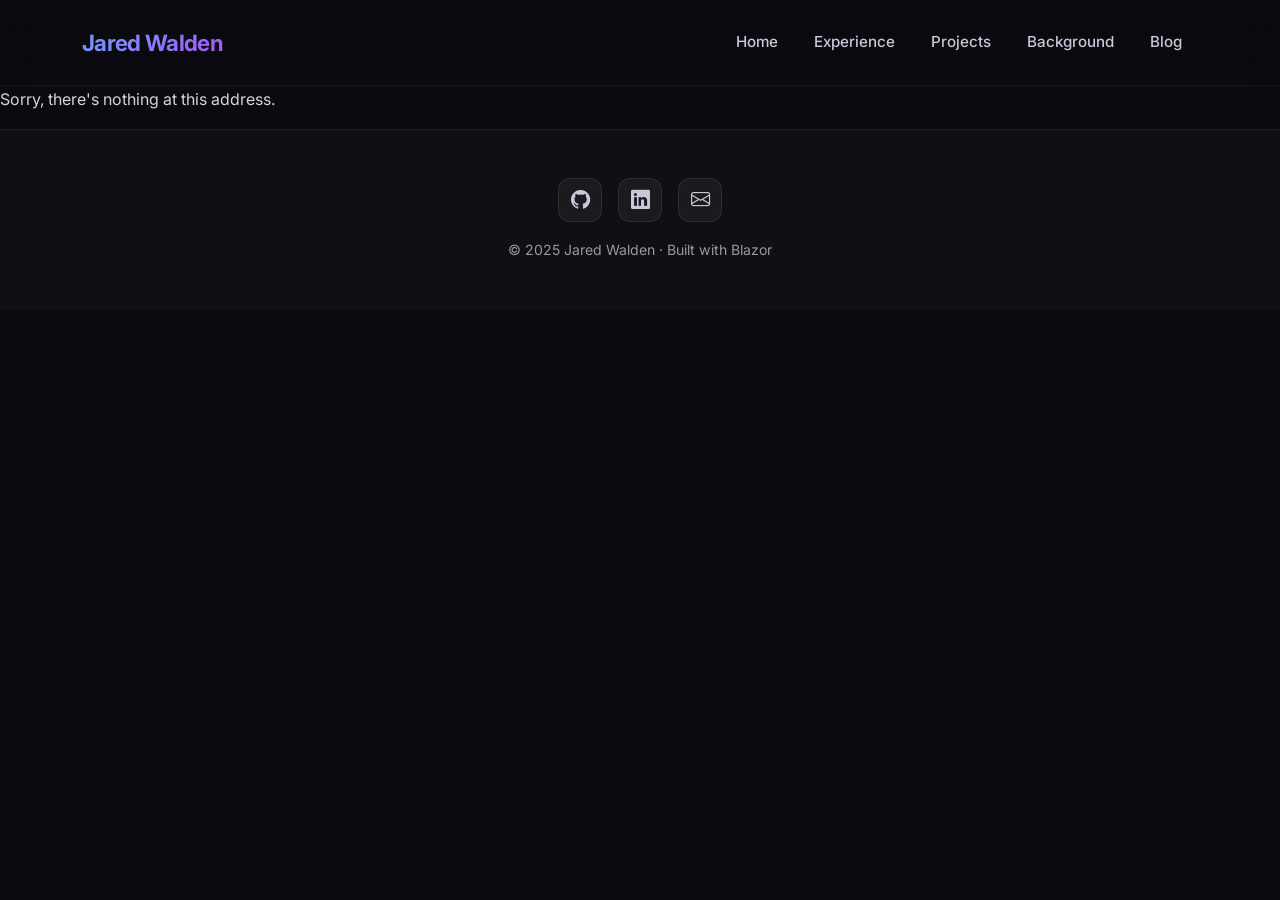
<file: index.html>
<!DOCTYPE html>
<html lang="en">

<head>
    <meta charset="utf-8" />
    <meta name="viewport" content="width=device-width, initial-scale=1.0" />
    <title>Portfolio</title>
    <base href="/" />
    <link rel="stylesheet" href="css/bootstrap/bootstrap.min.css" />
    <link rel="stylesheet" href="https://cdn.jsdelivr.net/npm/bootstrap-icons@1.11.3/font/bootstrap-icons.min.css" />
    <link rel="preconnect" href="https://fonts.googleapis.com" />
    <link rel="preconnect" href="https://fonts.gstatic.com" crossorigin />
    <link href="https://fonts.googleapis.com/css2?family=Inter:wght@300;400;500;600;700;800&family=JetBrains+Mono:wght@400;500&display=swap" rel="stylesheet" />
    <link rel="stylesheet" href="css/app.css" />
    <link rel="icon" type="image/png" href="favicon.png" />
    <link href="Portfolio.styles.css" rel="stylesheet" />
</head>

<body>
    <div id="app">
        <svg class="loading-progress">
            <circle r="40%" cx="50%" cy="50%" />
            <circle r="40%" cx="50%" cy="50%" />
        </svg>
        <div class="loading-progress-text"></div>
    </div>

    <div id="blazor-error-ui">
        An unhandled error has occurred.
        <a href="" class="reload">Reload</a>
        <a class="dismiss">🗙</a>
    </div>
    <script src="_framework/blazor.webassembly.js"></script>
    <script>
        // Smooth scroll to element
        window.scrollToElementById = function (id) {
            return new Promise(function (resolve) {
                var maxAttempts = 100;
                var attempts = 0;
                function tryScroll() {
                    var el = document.getElementById(id);
                    if (el) {
                        el.scrollIntoView({ behavior: 'smooth', block: 'start' });
                        resolve(true);
                    } else if (++attempts > maxAttempts) {
                        resolve(false);
                    } else {
                        setTimeout(tryScroll, 50);
                    }
                }
                tryScroll();
            });
        };

        // Scroll-triggered fade-in animations
        window.initScrollAnimations = function () {
            var observer = new IntersectionObserver(function (entries) {
                entries.forEach(function (entry) {
                    if (entry.isIntersecting) {
                        entry.target.classList.add('visible');
                    }
                });
            }, {
                threshold: 0.1,
                rootMargin: '0px 0px -40px 0px'
            });

            document.querySelectorAll('.fade-up').forEach(function (el) {
                observer.observe(el);
            });
        };

        // Re-init on Blazor navigation
        Blazor.addEventListener('enhancedload', function () {
            window.initScrollAnimations();
        });
    </script>
</body>

</html>
</file>
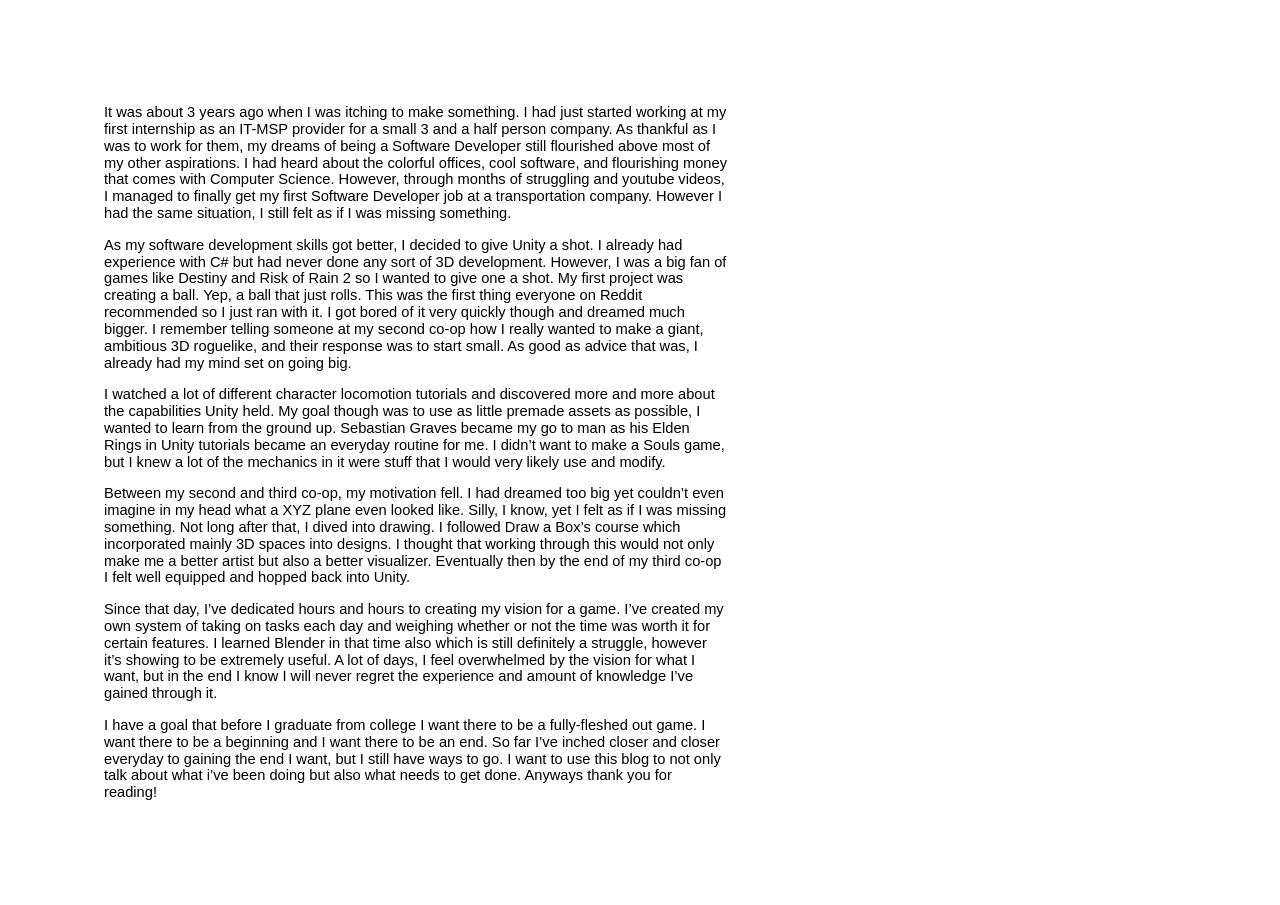
<file: blog-content/blog1.html>
<html><head><meta content="text/html; charset=UTF-8" http-equiv="content-type"><style type="text/css">ol{margin:0;padding:0}table td,table th{padding:0}.c0{color:#000000;font-weight:400;text-decoration:none;vertical-align:baseline;font-size:11pt;font-family:"Arial";font-style:normal}.c1{padding-top:0pt;padding-bottom:0pt;line-height:1.15;orphans:2;widows:2;text-align:left}.c3{background-color:#ffffff;max-width:468pt;padding:72pt 72pt 72pt 72pt}.c2{height:11pt}.title{padding-top:0pt;color:#000000;font-size:26pt;padding-bottom:3pt;font-family:"Arial";line-height:1.15;page-break-after:avoid;orphans:2;widows:2;text-align:left}.subtitle{padding-top:0pt;color:#666666;font-size:15pt;padding-bottom:16pt;font-family:"Arial";line-height:1.15;page-break-after:avoid;orphans:2;widows:2;text-align:left}li{color:#000000;font-size:11pt;font-family:"Arial"}p{margin:0;color:#000000;font-size:11pt;font-family:"Arial"}h1{padding-top:20pt;color:#000000;font-size:20pt;padding-bottom:6pt;font-family:"Arial";line-height:1.15;page-break-after:avoid;orphans:2;widows:2;text-align:left}h2{padding-top:18pt;color:#000000;font-size:16pt;padding-bottom:6pt;font-family:"Arial";line-height:1.15;page-break-after:avoid;orphans:2;widows:2;text-align:left}h3{padding-top:16pt;color:#434343;font-size:14pt;padding-bottom:4pt;font-family:"Arial";line-height:1.15;page-break-after:avoid;orphans:2;widows:2;text-align:left}h4{padding-top:14pt;color:#666666;font-size:12pt;padding-bottom:4pt;font-family:"Arial";line-height:1.15;page-break-after:avoid;orphans:2;widows:2;text-align:left}h5{padding-top:12pt;color:#666666;font-size:11pt;padding-bottom:4pt;font-family:"Arial";line-height:1.15;page-break-after:avoid;orphans:2;widows:2;text-align:left}h6{padding-top:12pt;color:#666666;font-size:11pt;padding-bottom:4pt;font-family:"Arial";line-height:1.15;page-break-after:avoid;font-style:italic;orphans:2;widows:2;text-align:left}</style></head><body class="c3 doc-content"><p class="c1"><span class="c0">It was about 3 years ago when I was itching to make something. I had just started working at my first internship as an IT-MSP provider for a small 3 and a half person company. As thankful as I was to work for them, my dreams of being a Software Developer still flourished above most of my other aspirations. I had heard about the colorful offices, cool software, and flourishing money that comes with Computer Science. However, through months of struggling and youtube videos, I managed to finally get my first Software Developer job at a transportation company. However I had the same situation, I still felt as if I was missing something.</span></p><p class="c1 c2"><span class="c0"></span></p><p class="c1"><span class="c0">As my software development skills got better, I decided to give Unity a shot. I already had experience with C# but had never done any sort of 3D development. However, I was a big fan of games like Destiny and Risk of Rain 2 so I wanted to give one a shot. My first project was creating a ball. Yep, a ball that just rolls. This was the first thing everyone on Reddit recommended so I just ran with it. I got bored of it very quickly though and dreamed much bigger. I remember telling someone at my second co-op how I really wanted to make a giant, ambitious 3D roguelike, and their response was to start small. As good as advice that was, I already had my mind set on going big.</span></p><p class="c1 c2"><span class="c0"></span></p><p class="c1"><span class="c0">I watched a lot of different character locomotion tutorials and discovered more and more about the capabilities Unity held. My goal though was to use as little premade assets as possible, I wanted to learn from the ground up. Sebastian Graves became my go to man as his Elden Rings in Unity tutorials became an everyday routine for me. I didn&rsquo;t want to make a Souls game, but I knew a lot of the mechanics in it were stuff that I would very likely use and modify.</span></p><p class="c1 c2"><span class="c0"></span></p><p class="c1"><span class="c0">Between my second and third co-op, my motivation fell. I had dreamed too big yet couldn&rsquo;t even imagine in my head what a XYZ plane even looked like. Silly, I know, yet I felt as if I was missing something. Not long after that, I dived into drawing. I followed Draw a Box&rsquo;s course which incorporated mainly 3D spaces into designs. I thought that working through this would not only make me a better artist but also a better visualizer. Eventually then by the end of my third co-op I felt well equipped and hopped back into Unity. </span></p><p class="c1 c2"><span class="c0"></span></p><p class="c1"><span class="c0">Since that day, I&rsquo;ve dedicated hours and hours to creating my vision for a game. I&rsquo;ve created my own system of taking on tasks each day and weighing whether or not the time was worth it for certain features. I learned Blender in that time also which is still definitely a struggle, however it&rsquo;s showing to be extremely useful. A lot of days, I feel overwhelmed by the vision for what I want, but in the end I know I will never regret the experience and amount of knowledge I&rsquo;ve gained through it. </span></p><p class="c1 c2"><span class="c0"></span></p><p class="c1"><span class="c0">I have a goal that before I graduate from college I want there to be a fully-fleshed out game. I want there to be a beginning and I want there to be an end. So far I&rsquo;ve inched closer and closer everyday to gaining the end I want, but I still have ways to go. I want to use this blog to not only talk about what i&rsquo;ve been doing but also what needs to get done. Anyways thank you for reading!</span></p></body></html>
</file>
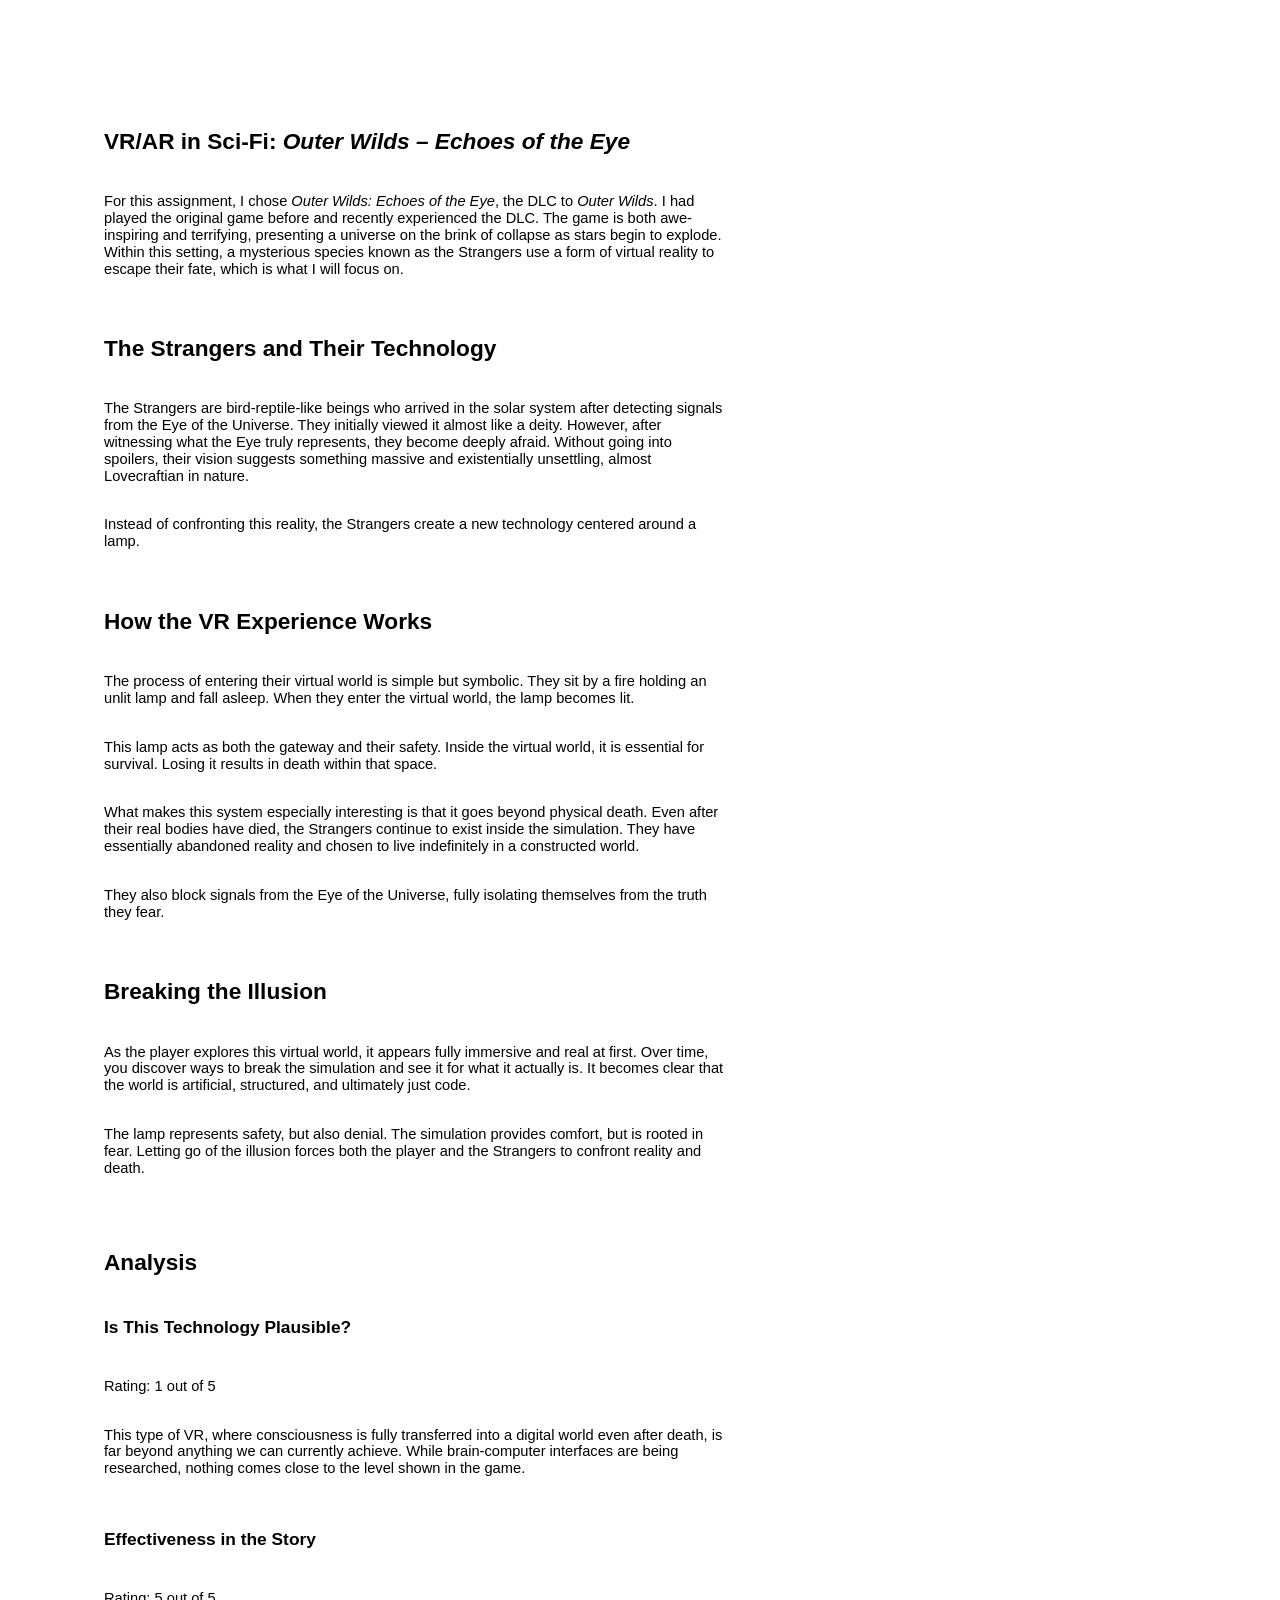
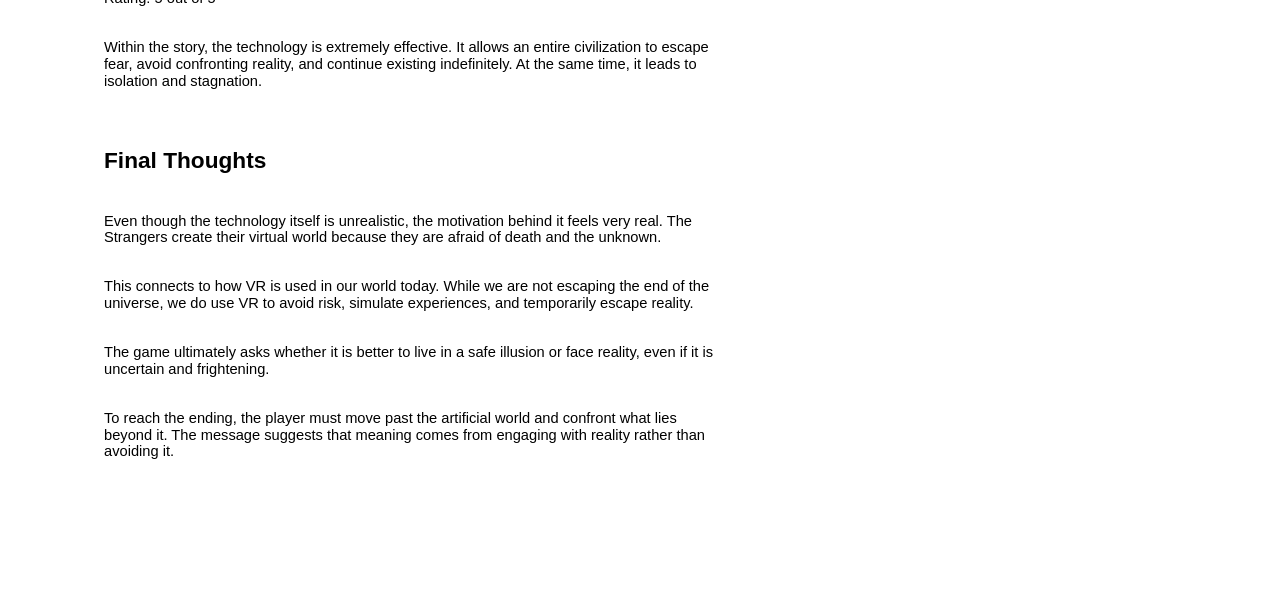
<file: blog-content/echoes.html>
<html><head><meta content="text/html; charset=UTF-8" http-equiv="content-type"><style type="text/css">ol{margin:0;padding:0}table td,table th{padding:0}.c2{color:#000000;font-weight:700;text-decoration:none;vertical-align:baseline;font-size:17pt;font-family:"Arial";font-style:normal}.c4{color:#000000;font-weight:700;text-decoration:none;vertical-align:baseline;font-size:13pt;font-family:"Arial";font-style:normal}.c8{padding-top:0pt;padding-bottom:0pt;line-height:1.15;orphans:2;widows:2;text-align:left;height:11pt}.c1{color:#000000;font-weight:400;text-decoration:none;vertical-align:baseline;font-size:11pt;font-family:"Arial";font-style:normal}.c10{padding-top:14pt;padding-bottom:4pt;line-height:1.15;orphans:2;widows:2;text-align:left}.c6{padding-top:18pt;padding-bottom:4pt;line-height:1.15;orphans:2;widows:2;text-align:left}.c3{padding-top:12pt;padding-bottom:12pt;line-height:1.15;orphans:2;widows:2;text-align:left}.c9{color:#000000;text-decoration:none;vertical-align:baseline;font-family:"Arial"}.c5{background-color:#ffffff;max-width:468pt;padding:72pt 72pt 72pt 72pt}.c7{font-size:17pt;font-weight:700}.c0{font-style:italic}.title{padding-top:0pt;color:#000000;font-size:26pt;padding-bottom:3pt;font-family:"Arial";line-height:1.15;page-break-after:avoid;orphans:2;widows:2;text-align:left}.subtitle{padding-top:0pt;color:#666666;font-size:15pt;padding-bottom:16pt;font-family:"Arial";line-height:1.15;page-break-after:avoid;orphans:2;widows:2;text-align:left}li{color:#000000;font-size:11pt;font-family:"Arial"}p{margin:0;color:#000000;font-size:11pt;font-family:"Arial"}h1{padding-top:20pt;color:#000000;font-size:20pt;padding-bottom:6pt;font-family:"Arial";line-height:1.15;page-break-after:avoid;orphans:2;widows:2;text-align:left}h2{padding-top:18pt;color:#000000;font-size:16pt;padding-bottom:6pt;font-family:"Arial";line-height:1.15;page-break-after:avoid;orphans:2;widows:2;text-align:left}h3{padding-top:16pt;color:#434343;font-size:14pt;padding-bottom:4pt;font-family:"Arial";line-height:1.15;page-break-after:avoid;orphans:2;widows:2;text-align:left}h4{padding-top:14pt;color:#666666;font-size:12pt;padding-bottom:4pt;font-family:"Arial";line-height:1.15;page-break-after:avoid;orphans:2;widows:2;text-align:left}h5{padding-top:12pt;color:#666666;font-size:11pt;padding-bottom:4pt;font-family:"Arial";line-height:1.15;page-break-after:avoid;orphans:2;widows:2;text-align:left}h6{padding-top:12pt;color:#666666;font-size:11pt;padding-bottom:4pt;font-family:"Arial";line-height:1.15;page-break-after:avoid;font-style:italic;orphans:2;widows:2;text-align:left}</style></head><body class="c5 doc-content"><h2 class="c6" id="h.v4wfvp50w24a"><span class="c7">VR/AR in Sci-Fi: </span><span class="c7 c0 c9">Outer Wilds &ndash; Echoes of the Eye</span></h2><p class="c3"><span>For this assignment, I chose </span><span class="c0">Outer Wilds: Echoes of the Eye</span><span>, the DLC to </span><span class="c0">Outer Wilds</span><span class="c1">. I had played the original game before and recently experienced the DLC. The game is both awe-inspiring and terrifying, presenting a universe on the brink of collapse as stars begin to explode. Within this setting, a mysterious species known as the Strangers use a form of virtual reality to escape their fate, which is what I will focus on.</span></p><h2 class="c6" id="h.nzo4ns9u4mq8"><span class="c2">The Strangers and Their Technology</span></h2><p class="c3"><span class="c1">The Strangers are bird-reptile-like beings who arrived in the solar system after detecting signals from the Eye of the Universe. They initially viewed it almost like a deity. However, after witnessing what the Eye truly represents, they become deeply afraid. Without going into spoilers, their vision suggests something massive and existentially unsettling, almost Lovecraftian in nature.</span></p><p class="c3"><span class="c1">Instead of confronting this reality, the Strangers create a new technology centered around a lamp.</span></p><h2 class="c6" id="h.ocu5606qfbnp"><span class="c2">How the VR Experience Works</span></h2><p class="c3"><span class="c1">The process of entering their virtual world is simple but symbolic. They sit by a fire holding an unlit lamp and fall asleep. When they enter the virtual world, the lamp becomes lit.</span></p><p class="c3"><span class="c1">This lamp acts as both the gateway and their safety. Inside the virtual world, it is essential for survival. Losing it results in death within that space.</span></p><p class="c3"><span class="c1">What makes this system especially interesting is that it goes beyond physical death. Even after their real bodies have died, the Strangers continue to exist inside the simulation. They have essentially abandoned reality and chosen to live indefinitely in a constructed world.</span></p><p class="c3"><span class="c1">They also block signals from the Eye of the Universe, fully isolating themselves from the truth they fear.</span></p><h2 class="c6" id="h.lwet3bjkanyz"><span class="c2">Breaking the Illusion</span></h2><p class="c3"><span class="c1">As the player explores this virtual world, it appears fully immersive and real at first. Over time, you discover ways to break the simulation and see it for what it actually is. It becomes clear that the world is artificial, structured, and ultimately just code.</span></p><p class="c3"><span class="c1">The lamp represents safety, but also denial. The simulation provides comfort, but is rooted in fear. Letting go of the illusion forces both the player and the Strangers to confront reality and death.</span></p><p class="c8"><span class="c1"></span></p><h2 class="c6" id="h.9o9vrtpwv4fd"><span class="c2">Analysis</span></h2><h3 class="c10" id="h.i8c127qu53wm"><span class="c4">Is This Technology Plausible?</span></h3><p class="c3"><span class="c1">Rating: 1 out of 5</span></p><p class="c3"><span class="c1">This type of VR, where consciousness is fully transferred into a digital world even after death, is far beyond anything we can currently achieve. While brain-computer interfaces are being researched, nothing comes close to the level shown in the game.</span></p><h3 class="c10" id="h.onic6ee4a371"><span class="c4">Effectiveness in the Story</span></h3><p class="c3"><span class="c1">Rating: 5 out of 5</span></p><p class="c3"><span class="c1">Within the story, the technology is extremely effective. It allows an entire civilization to escape fear, avoid confronting reality, and continue existing indefinitely. At the same time, it leads to isolation and stagnation.</span></p><h2 class="c6" id="h.ybvod22zf67n"><span class="c2">Final Thoughts</span></h2><p class="c3"><span class="c1">Even though the technology itself is unrealistic, the motivation behind it feels very real. The Strangers create their virtual world because they are afraid of death and the unknown.</span></p><p class="c3"><span class="c1">This connects to how VR is used in our world today. While we are not escaping the end of the universe, we do use VR to avoid risk, simulate experiences, and temporarily escape reality.</span></p><p class="c3"><span class="c1">The game ultimately asks whether it is better to live in a safe illusion or face reality, even if it is uncertain and frightening.</span></p><p class="c3"><span class="c1">To reach the ending, the player must move past the artificial world and confront what lies beyond it. The message suggests that meaning comes from engaging with reality rather than avoiding it.</span></p><p class="c8"><span class="c1"></span></p></body></html>
</file>
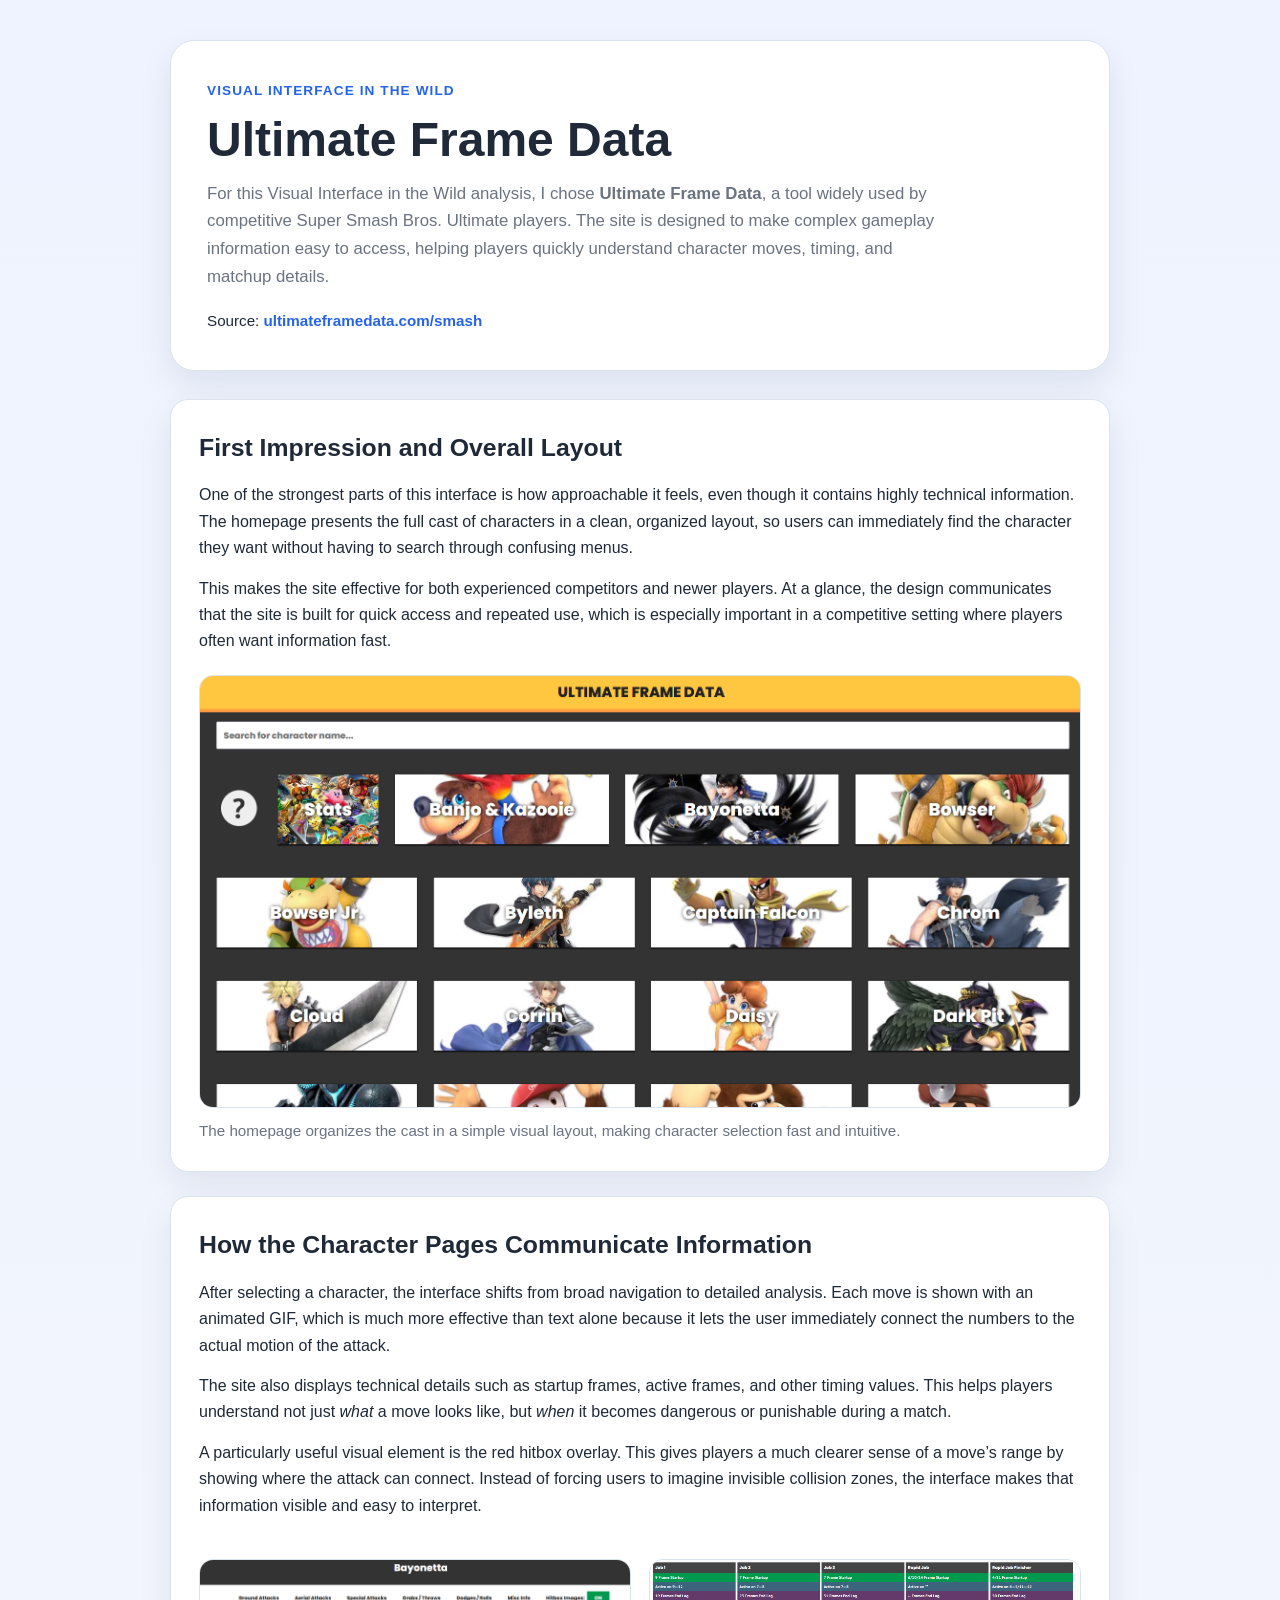
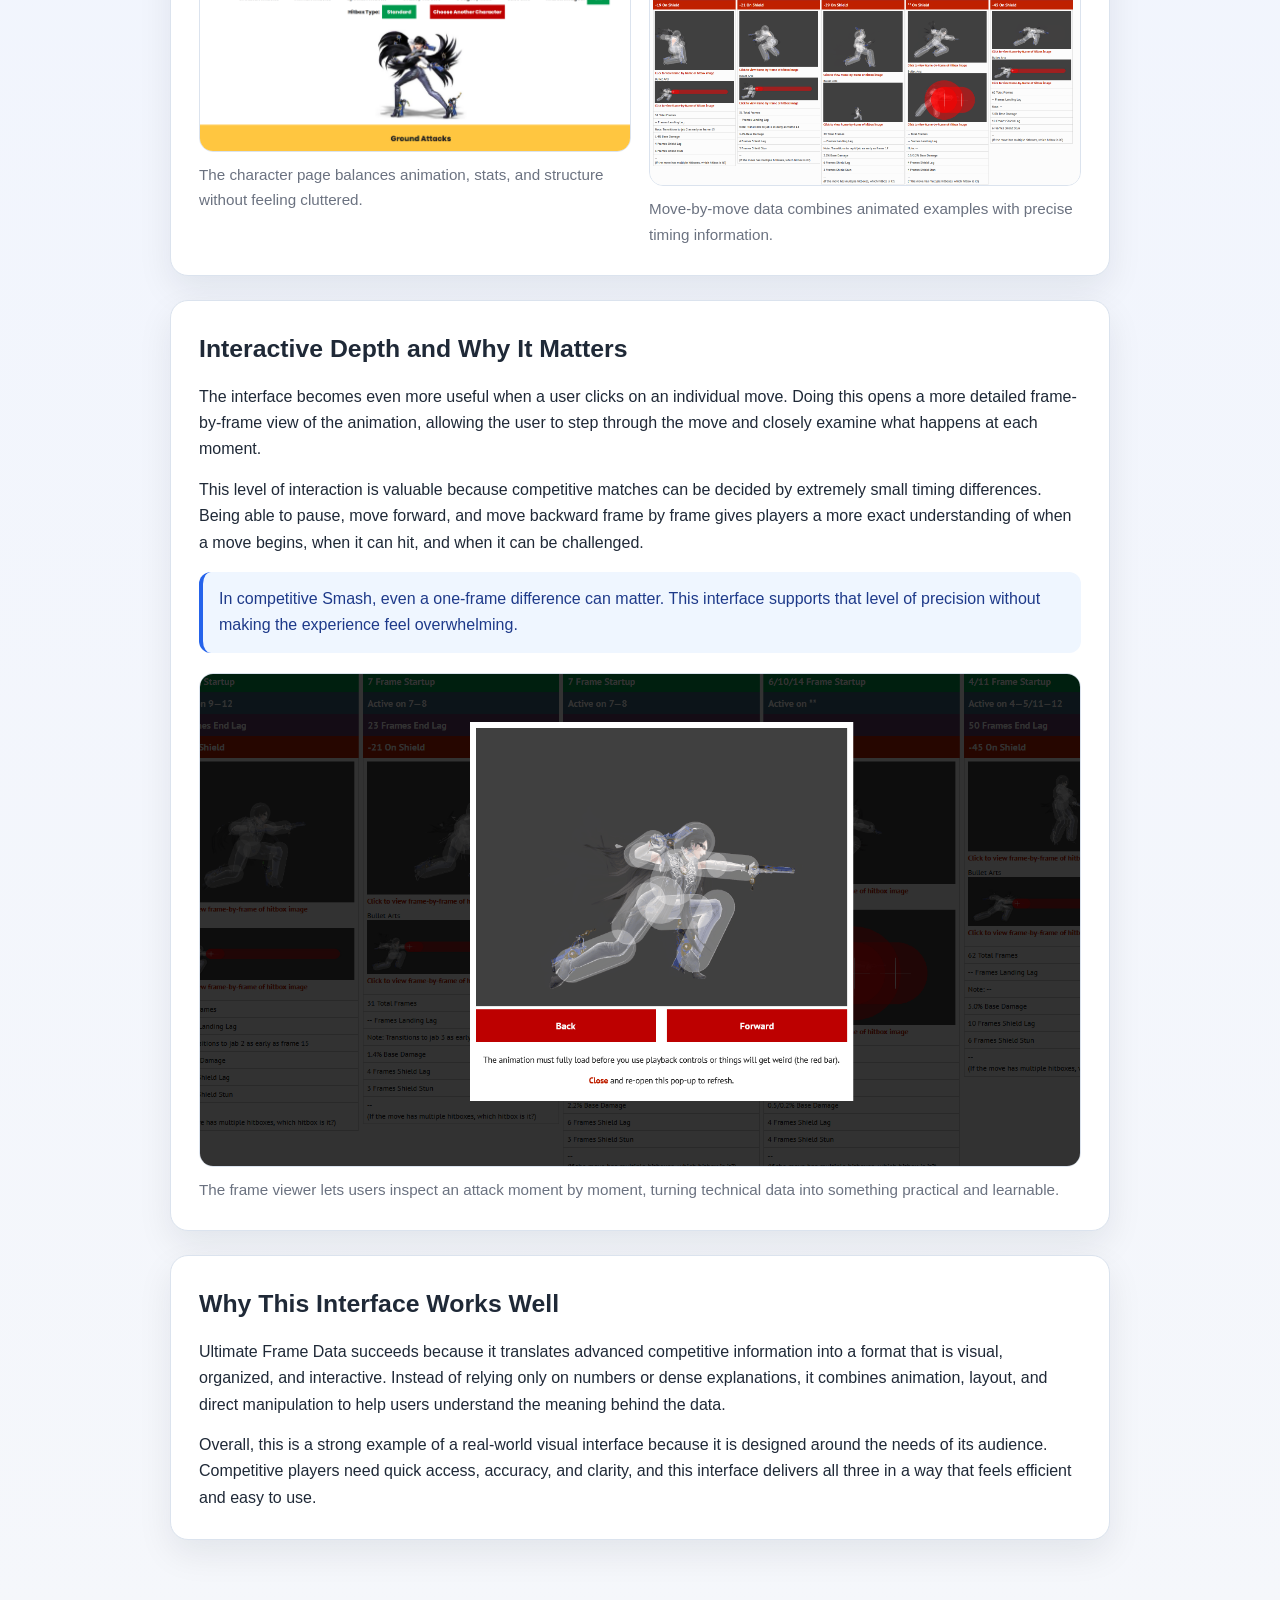
<file: blog-content/VISINWILD.html>
<!DOCTYPE html>
<html lang="en">
<head>
  <meta charset="UTF-8" />
  <meta name="viewport" content="width=device-width, initial-scale=1.0" />
  <title>Visual Interface in the Wild — Ultimate Frame Data</title>
  <style>
    :root {
      --bg: #f5f7fb;
      --card: #ffffff;
      --text: #1f2937;
      --muted: #6b7280;
      --accent: #2563eb;
      --border: #dbe3ee;
      --shadow: 0 14px 35px rgba(15, 23, 42, 0.08);
      --radius: 18px;
    }

    * {
      box-sizing: border-box;
    }

    body {
      margin: 0;
      font-family: Arial, Helvetica, sans-serif;
      background: linear-gradient(180deg, #eef3ff 0%, var(--bg) 100%);
      color: var(--text);
      line-height: 1.65;
    }

    .container {
      max-width: 980px;
      margin: 0 auto;
      padding: 40px 20px 64px;
    }

    .hero {
      background: var(--card);
      border: 1px solid var(--border);
      border-radius: 24px;
      padding: 36px;
      box-shadow: var(--shadow);
      margin-bottom: 28px;
    }

    .eyebrow {
      display: inline-block;
      font-size: 0.85rem;
      font-weight: 700;
      letter-spacing: 0.08em;
      text-transform: uppercase;
      color: var(--accent);
      margin-bottom: 10px;
    }

    h1 {
      margin: 0 0 12px;
      font-size: clamp(2rem, 4vw, 3rem);
      line-height: 1.15;
    }

    .subtitle {
      margin: 0;
      color: var(--muted);
      font-size: 1.05rem;
      max-width: 750px;
    }

    .source {
      margin-top: 18px;
      font-size: 0.95rem;
    }

    .source a {
      color: var(--accent);
      text-decoration: none;
      font-weight: 600;
    }

    .source a:hover {
      text-decoration: underline;
    }

    .section {
      background: var(--card);
      border: 1px solid var(--border);
      border-radius: var(--radius);
      padding: 28px;
      box-shadow: var(--shadow);
      margin-bottom: 24px;
    }

    h2 {
      margin: 0 0 14px;
      font-size: 1.55rem;
    }

    p {
      margin: 0 0 14px;
    }

    p:last-child {
      margin-bottom: 0;
    }

    .image-block {
      margin-top: 20px;
    }

    .image-block img {
      width: 100%;
      height: auto;
      display: block;
      border-radius: 14px;
      border: 1px solid var(--border);
      background: #f8fafc;
    }

    .caption {
      margin-top: 10px;
      font-size: 0.95rem;
      color: var(--muted);
    }

    .two-up {
      display: grid;
      grid-template-columns: repeat(auto-fit, minmax(280px, 1fr));
      gap: 18px;
      margin-top: 20px;
    }

    .note {
      background: #eff6ff;
      border-left: 4px solid var(--accent);
      padding: 14px 16px;
      border-radius: 12px;
      color: #1e3a8a;
      margin-top: 16px;
    }

    @media (max-width: 640px) {
      .hero,
      .section {
        padding: 22px;
      }
    }
  </style>
</head>
<body>
  <div class="container">
    <header class="hero">
      <div class="eyebrow">Visual Interface in the Wild</div>
      <h1>Ultimate Frame Data</h1>
      <p class="subtitle">
        For this Visual Interface in the Wild analysis, I chose <strong>Ultimate Frame Data</strong>, a tool widely used by competitive Super Smash Bros. Ultimate players. The site is designed to make complex gameplay information easy to access, helping players quickly understand character moves, timing, and matchup details.
      </p>
      <p class="source">
        Source: <a href="https://ultimateframedata.com/smash" target="_blank" rel="noopener noreferrer">ultimateframedata.com/smash</a>
      </p>
    </header>

    <section class="section">
      <h2>First Impression and Overall Layout</h2>
      <p>
        One of the strongest parts of this interface is how approachable it feels, even though it contains highly technical information. The homepage presents the full cast of characters in a clean, organized layout, so users can immediately find the character they want without having to search through confusing menus.
      </p>
      <p>
        This makes the site effective for both experienced competitors and newer players. At a glance, the design communicates that the site is built for quick access and repeated use, which is especially important in a competitive setting where players often want information fast.
      </p>

      <div class="image-block">
        <img src="/image1.png" alt="Ultimate Frame Data homepage showing the character select layout" />
        <div class="caption">The homepage organizes the cast in a simple visual layout, making character selection fast and intuitive.</div>
      </div>
    </section>

    <section class="section">
      <h2>How the Character Pages Communicate Information</h2>
      <p>
        After selecting a character, the interface shifts from broad navigation to detailed analysis. Each move is shown with an animated GIF, which is much more effective than text alone because it lets the user immediately connect the numbers to the actual motion of the attack.
      </p>
      <p>
        The site also displays technical details such as startup frames, active frames, and other timing values. This helps players understand not just <em>what</em> a move looks like, but <em>when</em> it becomes dangerous or punishable during a match.
      </p>
      <p>
        A particularly useful visual element is the red hitbox overlay. This gives players a much clearer sense of a move’s range by showing where the attack can connect. Instead of forcing users to imagine invisible collision zones, the interface makes that information visible and easy to interpret.
      </p>

      <div class="two-up">
        <div class="image-block">
          <img src="/image4.png" alt="Character data page in Ultimate Frame Data" />
          <div class="caption">The character page balances animation, stats, and structure without feeling cluttered.</div>
        </div>
        <div class="image-block">
          <img src="/image2.png" alt="Move list with hitbox and frame data details" />
          <div class="caption">Move-by-move data combines animated examples with precise timing information.</div>
        </div>
      </div>
    </section>

    <section class="section">
      <h2>Interactive Depth and Why It Matters</h2>
      <p>
        The interface becomes even more useful when a user clicks on an individual move. Doing this opens a more detailed frame-by-frame view of the animation, allowing the user to step through the move and closely examine what happens at each moment.
      </p>
      <p>
        This level of interaction is valuable because competitive matches can be decided by extremely small timing differences. Being able to pause, move forward, and move backward frame by frame gives players a more exact understanding of when a move begins, when it can hit, and when it can be challenged.
      </p>
      <div class="note">
        In competitive Smash, even a one-frame difference can matter. This interface supports that level of precision without making the experience feel overwhelming.
      </div>

      <div class="image-block">
        <img src="/image3.png" alt="Frame-by-frame move viewer in Ultimate Frame Data" />
        <div class="caption">The frame viewer lets users inspect an attack moment by moment, turning technical data into something practical and learnable.</div>
      </div>
    </section>

    <section class="section">
      <h2>Why This Interface Works Well</h2>
      <p>
        Ultimate Frame Data succeeds because it translates advanced competitive information into a format that is visual, organized, and interactive. Instead of relying only on numbers or dense explanations, it combines animation, layout, and direct manipulation to help users understand the meaning behind the data.
      </p>
      <p>
        Overall, this is a strong example of a real-world visual interface because it is designed around the needs of its audience. Competitive players need quick access, accuracy, and clarity, and this interface delivers all three in a way that feels efficient and easy to use.
      </p>
    </section>
  </div>
</body>
</html>
</file>
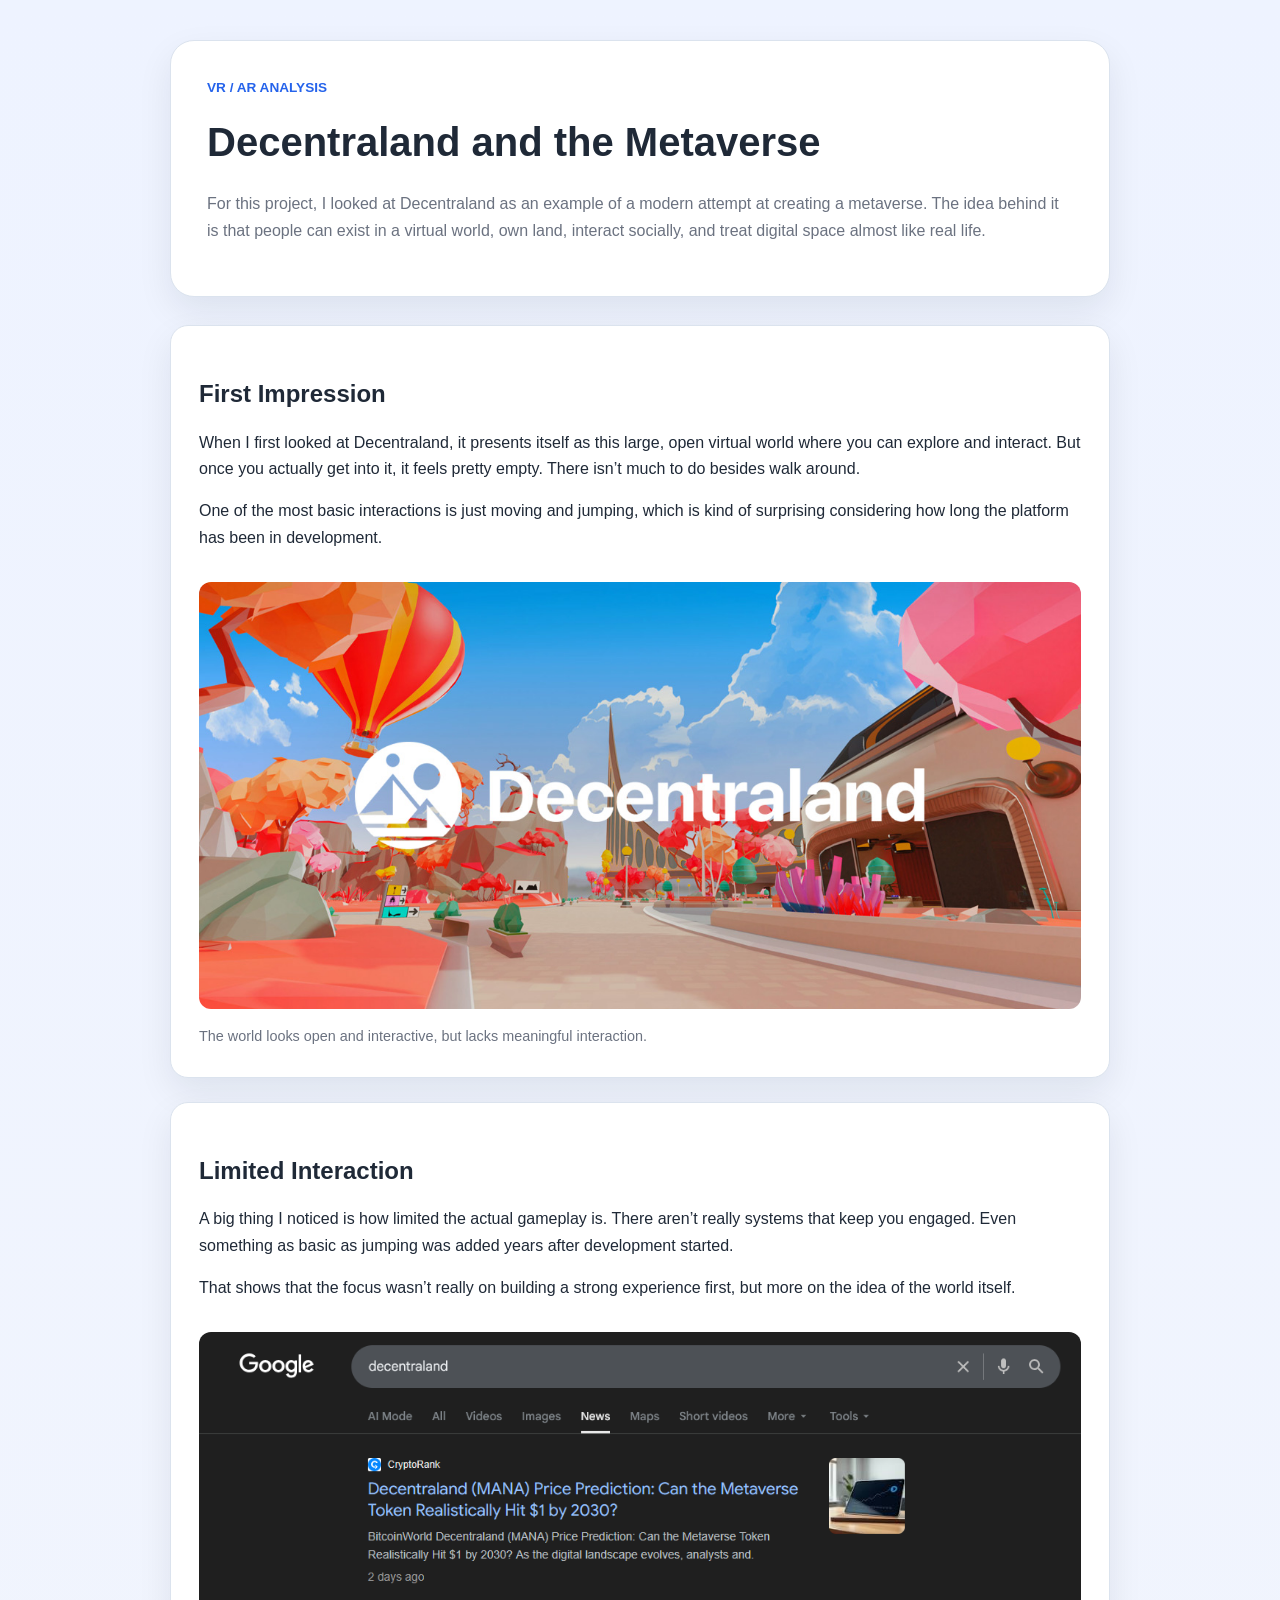
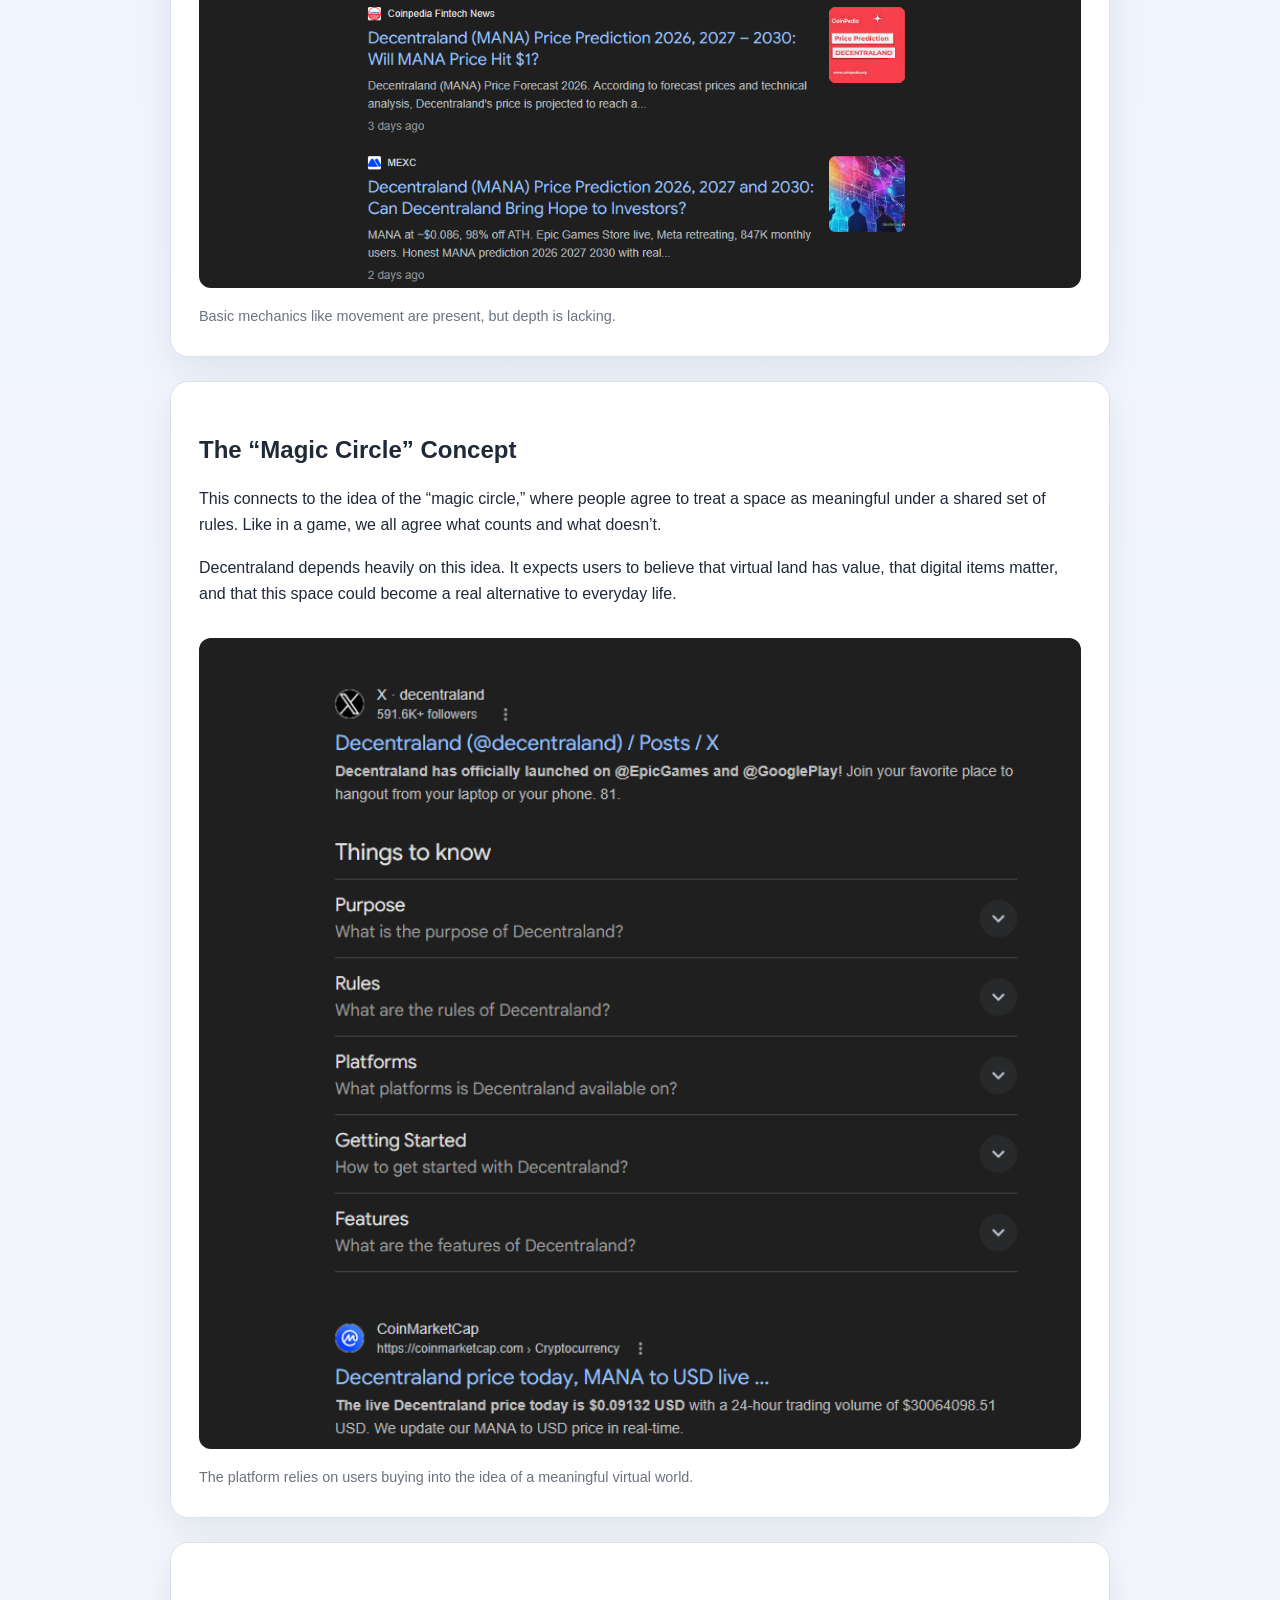
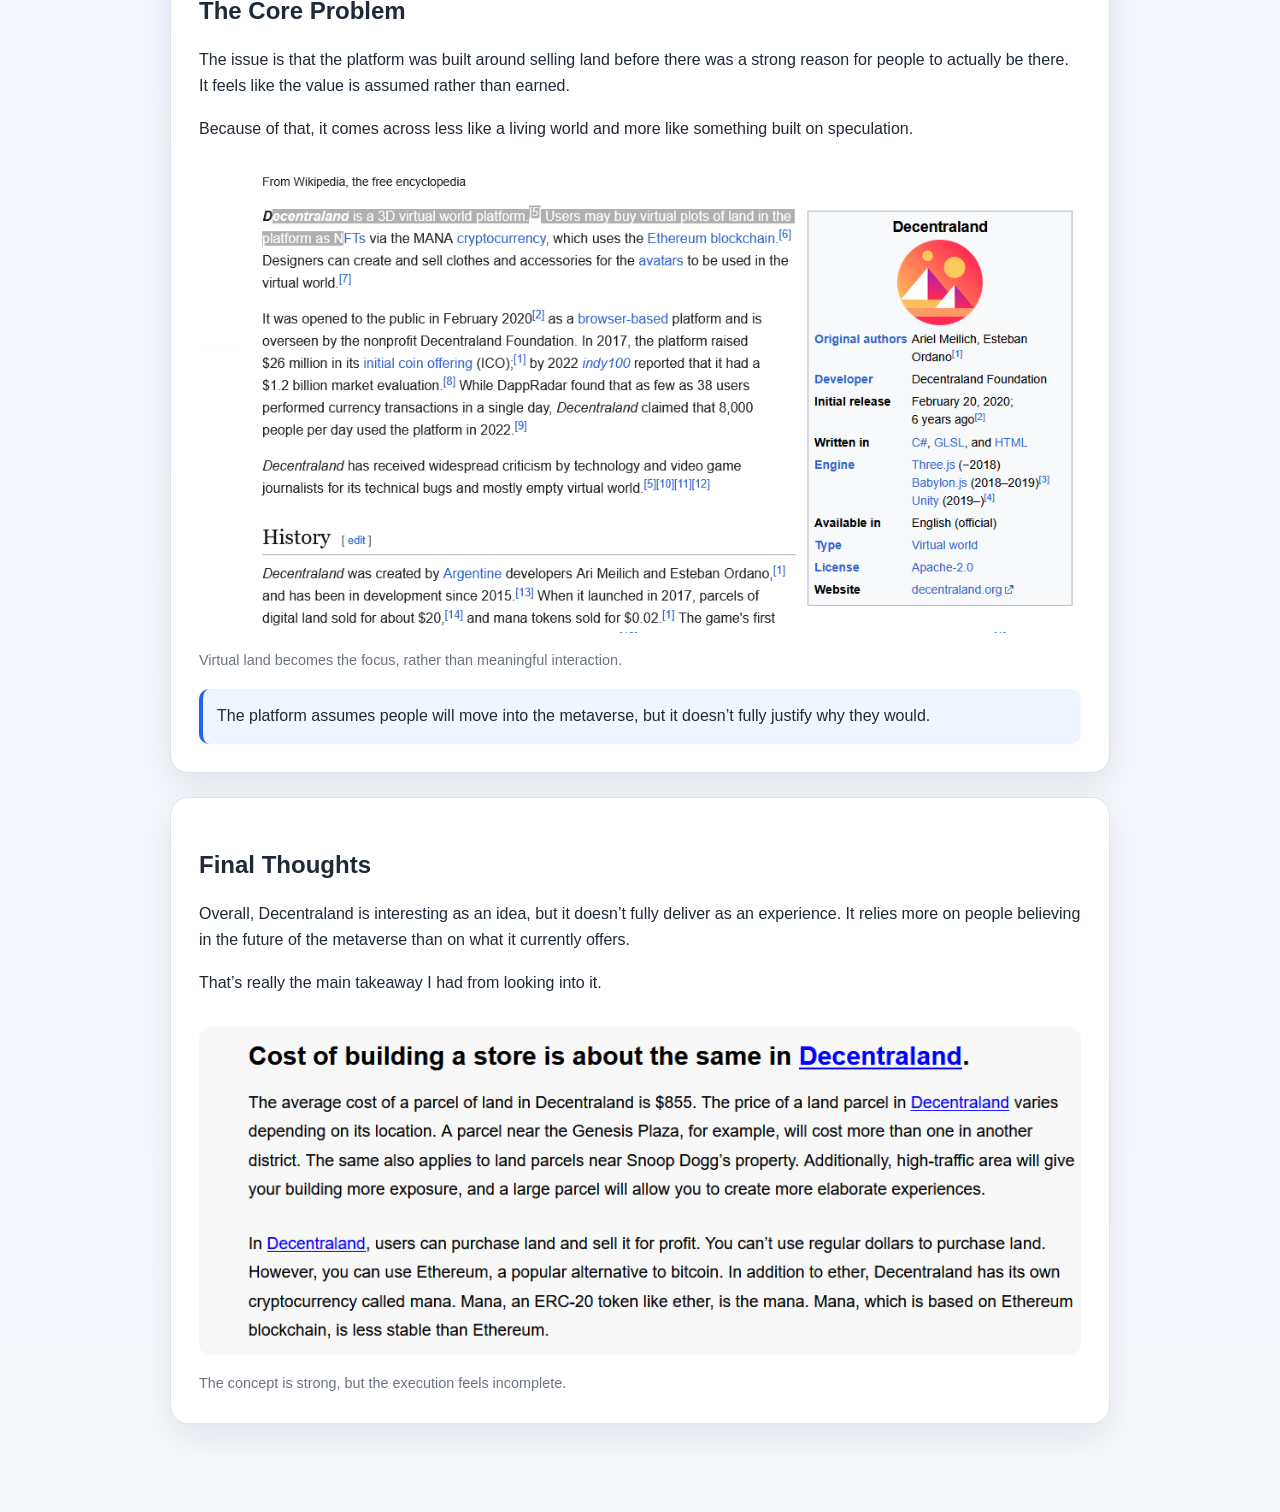
<file: blog-content/VRINWILD.html>
<!DOCTYPE html>
<html lang="en">
<head>
  <meta charset="UTF-8" />
  <meta name="viewport" content="width=device-width, initial-scale=1.0" />
  <title>VR/AR in Sci-Fi — Decentraland</title>
  <style>
    :root {
      --bg: #f5f7fb;
      --card: #ffffff;
      --text: #1f2937;
      --muted: #6b7280;
      --accent: #2563eb;
      --border: #dbe3ee;
      --shadow: 0 14px 35px rgba(15, 23, 42, 0.08);
      --radius: 18px;
    }

    * {
      box-sizing: border-box;
    }

    body {
      margin: 0;
      font-family: Arial, Helvetica, sans-serif;
      background: linear-gradient(180deg, #eef3ff 0%, var(--bg) 100%);
      color: var(--text);
      line-height: 1.65;
    }

    .container {
      max-width: 980px;
      margin: 0 auto;
      padding: 40px 20px 64px;
    }

    .hero {
      background: var(--card);
      border: 1px solid var(--border);
      border-radius: 24px;
      padding: 36px;
      box-shadow: var(--shadow);
      margin-bottom: 28px;
    }

    .eyebrow {
      font-size: 0.85rem;
      font-weight: 700;
      text-transform: uppercase;
      color: var(--accent);
      margin-bottom: 10px;
    }

    h1 {
      margin: 0 0 12px;
      font-size: 2.5rem;
    }

    .subtitle {
      color: var(--muted);
    }

    .section {
      background: var(--card);
      border: 1px solid var(--border);
      border-radius: var(--radius);
      padding: 28px;
      box-shadow: var(--shadow);
      margin-bottom: 24px;
    }

    h2 {
      margin-bottom: 14px;
    }

    .image-block img {
      width: 100%;
      border-radius: 12px;
      margin-top: 15px;
    }

    .caption {
      font-size: 0.9rem;
      color: var(--muted);
      margin-top: 8px;
    }

    .note {
      background: #eff6ff;
      border-left: 4px solid var(--accent);
      padding: 14px;
      margin-top: 16px;
      border-radius: 10px;
    }
  </style>
</head>

<body>
  <div class="container">

    <header class="hero">
      <div class="eyebrow">VR / AR Analysis</div>
      <h1>Decentraland and the Metaverse</h1>
      <p class="subtitle">
        For this project, I looked at Decentraland as an example of a modern attempt at creating a metaverse.
        The idea behind it is that people can exist in a virtual world, own land, interact socially, and treat
        digital space almost like real life.
      </p>
    </header>

    <section class="section">
      <h2>First Impression</h2>
      <p>
        When I first looked at Decentraland, it presents itself as this large, open virtual world where you
        can explore and interact. But once you actually get into it, it feels pretty empty. There isn’t much
        to do besides walk around.
      </p>
      <p>
        One of the most basic interactions is just moving and jumping, which is kind of surprising considering
        how long the platform has been in development.
      </p>

      <div class="image-block">
        <img src="/image_0.png" alt="Decentraland overview" />
        <div class="caption">The world looks open and interactive, but lacks meaningful interaction.</div>
      </div>
    </section>

    <section class="section">
      <h2>Limited Interaction</h2>
      <p>
        A big thing I noticed is how limited the actual gameplay is. There aren’t really systems that keep
        you engaged. Even something as basic as jumping was added years after development started.
      </p>
      <p>
        That shows that the focus wasn’t really on building a strong experience first, but more on the idea
        of the world itself.
      </p>

      <div class="image-block">
        <img src="/image_1.png" alt="Movement in Decentraland" />
        <div class="caption">Basic mechanics like movement are present, but depth is lacking.</div>
      </div>
    </section>

    <section class="section">
      <h2>The “Magic Circle” Concept</h2>
      <p>
        This connects to the idea of the “magic circle,” where people agree to treat a space as meaningful
        under a shared set of rules. Like in a game, we all agree what counts and what doesn’t.
      </p>
      <p>
        Decentraland depends heavily on this idea. It expects users to believe that virtual land has value,
        that digital items matter, and that this space could become a real alternative to everyday life.
      </p>

      <div class="image-block">
        <img src="/image_2.png" alt="Magic circle illustration" />
        <div class="caption">The platform relies on users buying into the idea of a meaningful virtual world.</div>
      </div>
    </section>

    <section class="section">
      <h2>The Core Problem</h2>
      <p>
        The issue is that the platform was built around selling land before there was a strong reason for
        people to actually be there. It feels like the value is assumed rather than earned.
      </p>
      <p>
        Because of that, it comes across less like a living world and more like something built on speculation.
      </p>

      <div class="image-block">
        <img src="/image_3.png" alt="Virtual land marketplace" />
        <div class="caption">Virtual land becomes the focus, rather than meaningful interaction.</div>
      </div>

      <div class="note">
        The platform assumes people will move into the metaverse, but it doesn’t fully justify why they would.
      </div>
    </section>

    <section class="section">
      <h2>Final Thoughts</h2>
      <p>
        Overall, Decentraland is interesting as an idea, but it doesn’t fully deliver as an experience.
        It relies more on people believing in the future of the metaverse than on what it currently offers.
      </p>
      <p>
        That’s really the main takeaway I had from looking into it.
      </p>

      <div class="image-block">
        <img src="/image_4.png" alt="Final Decentraland impression" />
        <div class="caption">The concept is strong, but the execution feels incomplete.</div>
      </div>
    </section>

  </div>
</body>
</html>
</file>
<file: css/app.css>
/* ===== BASE & RESET ===== */
*, *::before, *::after {
    margin: 0;
    padding: 0;
    box-sizing: border-box;
}

html {
    scroll-behavior: smooth;
}

html, body {
    font-family: 'Inter', 'Helvetica Neue', Helvetica, Arial, sans-serif;
    background: #0a0a0f;
    color: #e0e0e0;
    overflow-x: hidden;
}

/* ===== TYPOGRAPHY ===== */
h1, h2, h3, h4, h5, h6 {
    font-weight: 700;
    letter-spacing: -0.02em;
}

h1:focus {
    outline: none;
}

p {
    line-height: 1.7;
    color: #d4d4e0;
}

a, .btn-link {
    color: #6c9fff;
    text-decoration: none;
    transition: color 0.3s ease;
}

a:hover {
    color: #93b8ff;
}

/* ===== BUTTONS ===== */
.btn-primary {
    color: #fff;
    background: linear-gradient(135deg, #6c9fff 0%, #a855f7 100%);
    border: none;
    border-radius: 12px;
    padding: 10px 24px;
    font-weight: 600;
    transition: all 0.3s ease;
    box-shadow: 0 4px 15px rgba(108, 159, 255, 0.3);
}

.btn-primary:hover {
    transform: translateY(-2px);
    box-shadow: 0 8px 25px rgba(108, 159, 255, 0.45);
}

.btn:focus, .btn:active:focus, .btn-link.nav-link:focus, .form-control:focus, .form-check-input:focus {
    box-shadow: 0 0 0 0.1rem white, 0 0 0 0.25rem #258cfb;
}

/* ===== GRADIENT TEXT UTILITY ===== */
.gradient-text {
    background: linear-gradient(135deg, #6c9fff 0%, #a855f7 50%, #ec4899 100%);
    -webkit-background-clip: text;
    -webkit-text-fill-color: transparent;
    background-clip: text;
}

/* ===== SECTION HEADINGS ===== */
.section-heading {
    font-size: 2.2rem;
    font-weight: 800;
    text-align: center;
    margin-bottom: 0.5rem;
}

.section-subheading {
    text-align: center;
    color: #b0b0c0;
    margin-bottom: 3rem;
    font-size: 1.05rem;
}

/* ===== GLASSMORPHISM CARD ===== */
.glass-card {
    background: rgba(255, 255, 255, 0.06);
    backdrop-filter: blur(12px);
    -webkit-backdrop-filter: blur(12px);
    border: 1px solid rgba(255, 255, 255, 0.12);
    border-radius: 16px;
    transition: all 0.4s cubic-bezier(0.25, 0.46, 0.45, 0.94);
}

.glass-card:hover {
    background: rgba(255, 255, 255, 0.07);
    border-color: rgba(108, 159, 255, 0.25);
    transform: translateY(-4px);
    box-shadow: 0 20px 40px rgba(0, 0, 0, 0.3), 0 0 30px rgba(108, 159, 255, 0.08);
}

/* ===== NAVBAR ===== */
.navbar-glass {
    position: sticky;
    top: 0;
    z-index: 1000;
    background: rgba(10, 10, 15, 0.8);
    backdrop-filter: blur(20px);
    -webkit-backdrop-filter: blur(20px);
    border-bottom: 1px solid rgba(255, 255, 255, 0.06);
    padding: 0.8rem 0;
    transition: all 0.3s ease;
}

.navbar-glass .navbar-brand {
    font-size: 1.4rem;
    font-weight: 800;
    letter-spacing: -0.03em;
    background: linear-gradient(135deg, #6c9fff, #a855f7);
    -webkit-background-clip: text;
    -webkit-text-fill-color: transparent;
    background-clip: text;
}

.navbar-glass .nav-link {
    color: #c8c8d8 !important;
    font-weight: 500;
    font-size: 0.95rem;
    padding: 0.5rem 1rem !important;
    border-radius: 8px;
    transition: all 0.3s ease;
    position: relative;
}

.navbar-glass .nav-link:hover {
    color: #fff !important;
    background: rgba(255, 255, 255, 0.05);
}

.navbar-glass .nav-link::after {
    content: '';
    position: absolute;
    bottom: 2px;
    left: 50%;
    width: 0;
    height: 2px;
    background: linear-gradient(90deg, #6c9fff, #a855f7);
    transition: all 0.3s ease;
    transform: translateX(-50%);
    border-radius: 2px;
}

.navbar-glass .nav-link:hover::after {
    width: 60%;
}

/* ===== HERO SECTION ===== */
.hero-section {
    min-height: 80vh;
    display: flex;
    align-items: center;
    justify-content: center;
    position: relative;
    overflow: hidden;
    padding: 4rem 0;
}

.hero-section::before {
    content: '';
    position: absolute;
    top: -50%;
    left: -50%;
    width: 200%;
    height: 200%;
    background: radial-gradient(circle at 30% 50%, rgba(108, 159, 255, 0.08) 0%, transparent 50%),
                radial-gradient(circle at 70% 50%, rgba(168, 85, 247, 0.06) 0%, transparent 50%);
    animation: heroGlow 8s ease-in-out infinite alternate;
}

@keyframes heroGlow {
    0% { transform: translate(0, 0) scale(1); }
    100% { transform: translate(-3%, 3%) scale(1.05); }
}

.hero-avatar {
    width: 180px;
    height: 180px;
    border-radius: 50%;
    object-fit: cover;
    border: 3px solid rgba(108, 159, 255, 0.4);
    box-shadow: 0 0 40px rgba(108, 159, 255, 0.2), 0 0 80px rgba(168, 85, 247, 0.1);
    transition: all 0.5s ease;
}

.hero-avatar:hover {
    transform: scale(1.05);
    box-shadow: 0 0 60px rgba(108, 159, 255, 0.35), 0 0 100px rgba(168, 85, 247, 0.2);
}

.hero-title {
    font-size: 3rem;
    font-weight: 800;
    letter-spacing: -0.03em;
    line-height: 1.1;
}

.hero-subtitle {
    font-size: 1.2rem;
    color: #c0c0d0;
    max-width: 500px;
}

.hero-badge {
    display: inline-flex;
    align-items: center;
    gap: 8px;
    padding: 8px 16px;
    background: rgba(108, 159, 255, 0.1);
    border: 1px solid rgba(108, 159, 255, 0.2);
    border-radius: 50px;
    font-size: 0.85rem;
    color: #6c9fff;
    font-weight: 500;
}

.hero-badge .pulse-dot {
    width: 8px;
    height: 8px;
    background: #4ade80;
    border-radius: 50%;
    animation: pulse 2s ease-in-out infinite;
}

@keyframes pulse {
    0%, 100% { opacity: 1; transform: scale(1); }
    50% { opacity: 0.5; transform: scale(0.8); }
}

/* ===== EXPERIENCE TIMELINE ===== */
.experience-card {
    position: relative;
    padding: 1.5rem;
}

.experience-card .company-logo {
    width: 52px;
    height: 52px;
    border-radius: 12px;
    object-fit: cover;
    border: 1px solid rgba(255, 255, 255, 0.1);
    flex-shrink: 0;
}

.experience-card .role-title {
    font-size: 1.1rem;
    font-weight: 700;
    color: #fff;
    margin-bottom: 2px;
}

.experience-card .role-meta {
    font-size: 0.88rem;
    color: #a8a8bc;
    margin-bottom: 0.5rem;
}

.experience-card .role-desc {
    font-size: 0.95rem;
    color: #d0d0dd;
    margin-bottom: 0.6rem;
}

.tech-tag {
    display: inline-block;
    padding: 4px 12px;
    border-radius: 50px;
    font-size: 0.78rem;
    font-weight: 500;
    background: rgba(108, 159, 255, 0.1);
    color: #6c9fff;
    border: 1px solid rgba(108, 159, 255, 0.15);
    margin: 2px 4px 2px 0;
    transition: all 0.3s ease;
}

.tech-tag:hover {
    background: rgba(108, 159, 255, 0.2);
    transform: translateY(-1px);
}

/* ===== PROJECT CARDS ===== */
.project-card {
    border-radius: 16px;
    overflow: hidden;
    background: rgba(255, 255, 255, 0.05);
    border: 1px solid rgba(255, 255, 255, 0.12);
    transition: all 0.4s cubic-bezier(0.25, 0.46, 0.45, 0.94);
}

.project-card:hover {
    transform: translateY(-6px);
    border-color: rgba(108, 159, 255, 0.2);
    box-shadow: 0 25px 50px rgba(0, 0, 0, 0.4), 0 0 40px rgba(108, 159, 255, 0.06);
}

.project-card .project-img-wrapper {
    position: relative;
    overflow: hidden;
    height: 220px;
    background: rgba(255, 255, 255, 0.02);
}

.project-card .project-img-wrapper img {
    width: 100%;
    height: 100%;
    object-fit: cover;
    transition: transform 0.6s cubic-bezier(0.25, 0.46, 0.45, 0.94);
}

.project-card:hover .project-img-wrapper img {
    transform: scale(1.08);
}

.project-card .project-body {
    padding: 1.5rem;
}

.project-card .project-title {
    font-size: 1.2rem;
    font-weight: 700;
    color: #fff;
    margin-bottom: 0.5rem;
}

.project-card .project-desc {
    font-size: 0.92rem;
    color: #c8c8d8;
    line-height: 1.6;
    margin-bottom: 1rem;
}

.project-link {
    display: inline-flex;
    align-items: center;
    gap: 6px;
    padding: 6px 14px;
    border-radius: 8px;
    font-size: 0.85rem;
    font-weight: 500;
    color: #6c9fff;
    background: rgba(108, 159, 255, 0.08);
    border: 1px solid rgba(108, 159, 255, 0.15);
    transition: all 0.3s ease;
    text-decoration: none;
    margin-right: 8px;
    margin-bottom: 6px;
}

.project-link:hover {
    background: rgba(108, 159, 255, 0.18);
    color: #93b8ff;
    transform: translateY(-1px);
}

/* ===== BACKGROUND SECTION ===== */
.background-section {
    position: relative;
}

.background-section::before {
    content: '';
    position: absolute;
    top: 0;
    left: 0;
    right: 0;
    bottom: 0;
    background: radial-gradient(ellipse at 50% 0%, rgba(168, 85, 247, 0.06) 0%, transparent 60%);
    pointer-events: none;
}

/* ===== FOOTER ===== */
.footer-modern {
    background: rgba(255, 255, 255, 0.02);
    border-top: 1px solid rgba(255, 255, 255, 0.06);
    padding: 3rem 0;
}

.footer-modern .social-link {
    display: inline-flex;
    align-items: center;
    justify-content: center;
    width: 44px;
    height: 44px;
    border-radius: 12px;
    background: rgba(255, 255, 255, 0.05);
    border: 1px solid rgba(255, 255, 255, 0.08);
    color: #c8c8d8;
    font-size: 1.2rem;
    transition: all 0.3s ease;
    text-decoration: none;
}

.footer-modern .social-link:hover {
    background: rgba(108, 159, 255, 0.15);
    border-color: rgba(108, 159, 255, 0.3);
    color: #6c9fff;
    transform: translateY(-3px);
}

/* ===== SCROLL ANIMATIONS ===== */
.fade-up {
    opacity: 0;
    transform: translateY(30px);
    transition: opacity 0.7s cubic-bezier(0.25, 0.46, 0.45, 0.94),
                transform 0.7s cubic-bezier(0.25, 0.46, 0.45, 0.94);
}

.fade-up.visible {
    opacity: 1;
    transform: translateY(0);
}

.fade-up-delay-1 { transition-delay: 0.1s; }
.fade-up-delay-2 { transition-delay: 0.2s; }
.fade-up-delay-3 { transition-delay: 0.3s; }
.fade-up-delay-4 { transition-delay: 0.4s; }

/* ===== STAGGER CHILDREN ===== */
.stagger-children > .fade-up:nth-child(1) { transition-delay: 0.05s; }
.stagger-children > .fade-up:nth-child(2) { transition-delay: 0.12s; }
.stagger-children > .fade-up:nth-child(3) { transition-delay: 0.19s; }
.stagger-children > .fade-up:nth-child(4) { transition-delay: 0.26s; }
.stagger-children > .fade-up:nth-child(5) { transition-delay: 0.33s; }

/* ===== SECTION DIVIDER ===== */
.section-divider {
    width: 60px;
    height: 3px;
    background: linear-gradient(90deg, #6c9fff, #a855f7);
    border-radius: 3px;
    margin: 0 auto 2rem auto;
}

/* ===== CONTENT / LAYOUT ===== */
.content {
    padding-top: 0;
}

/* ===== BLOG POST BODY ===== */
/* Styling for HTML content that BlogService injects as MarkupString.
   All blog posts share this one ruleset so images, captions, and
   layout are consistent regardless of the source file's own styles. */

.post-body {
    color: #e0e0e0;
    font-size: 1.02rem;
    line-height: 1.75;
}

.post-body p {
    color: #d4d4e0;
    margin: 0 0 1.1rem;
}

.post-body h1,
.post-body h2,
.post-body h3,
.post-body h4 {
    color: #fff;
    letter-spacing: -0.02em;
    margin: 2rem 0 0.9rem;
    line-height: 1.25;
}

.post-body h1 { font-size: 1.9rem; }
.post-body h2 { font-size: 1.55rem; }
.post-body h3 { font-size: 1.2rem; }
.post-body h4 { font-size: 1.05rem; color: #c8c8d8; }

.post-body a {
    color: #6c9fff;
}

.post-body a:hover {
    color: #93b8ff;
}

.post-body strong { color: #fff; }
.post-body em { color: #e8e8f4; }

/* Neutralize card-style wrappers inherited from source files
   (their white backgrounds clash with the dark site theme). */
.post-body .container,
.post-body .hero,
.post-body .section {
    max-width: none;
    background: transparent;
    border: none;
    border-radius: 0;
    box-shadow: none;
    padding: 0;
    margin: 0 0 1.5rem;
}

.post-body .eyebrow {
    display: inline-block;
    font-size: 0.8rem;
    font-weight: 700;
    letter-spacing: 0.08em;
    text-transform: uppercase;
    color: #6c9fff;
    margin-bottom: 0.5rem;
}

.post-body .subtitle {
    color: #b0b0c0;
    font-size: 1.05rem;
    max-width: 750px;
    margin-bottom: 1rem;
}

.post-body .source {
    font-size: 0.95rem;
    margin-top: 1rem;
}

/* ----- IMAGE LAYOUT (shared across all posts) ----- */
.post-body .image-block {
    margin: 1.75rem auto;
    text-align: center;
}

.post-body .image-block img,
.post-body > img,
.post-body p > img {
    display: block;
    max-width: 100%;
    max-height: 520px;
    width: auto;
    height: auto;
    margin: 0 auto;
    border-radius: 12px;
    border: 1px solid rgba(255, 255, 255, 0.08);
    background: rgba(255, 255, 255, 0.02);
    box-shadow: 0 10px 30px rgba(0, 0, 0, 0.35);
    object-fit: contain;
}

.post-body .caption {
    display: block;
    margin-top: 0.6rem;
    font-size: 0.9rem;
    font-style: italic;
    color: #a8a8bc;
    text-align: center;
    max-width: 640px;
    margin-left: auto;
    margin-right: auto;
}

/* Side-by-side image grid (used in VISINWILD.html) */
.post-body .two-up {
    display: grid;
    grid-template-columns: repeat(auto-fit, minmax(280px, 1fr));
    gap: 1.25rem;
    margin: 1.75rem 0;
}

.post-body .two-up .image-block {
    margin: 0;
}

.post-body .two-up .image-block img {
    max-height: 360px;
}

/* Callout / note block */
.post-body .note {
    background: rgba(108, 159, 255, 0.08);
    border-left: 3px solid #6c9fff;
    border-radius: 8px;
    padding: 0.9rem 1.1rem;
    margin: 1.25rem 0;
    color: #c8d8ff;
}

@media (max-width: 640px) {
    .post-body .image-block img,
    .post-body > img {
        max-height: 360px;
    }
    .post-body .two-up .image-block img {
        max-height: 280px;
    }
}

/* ===== FORM VALIDATION ===== */
.valid.modified:not([type=checkbox]) {
    outline: 1px solid #26b050;
}

.invalid {
    outline: 1px solid red;
}

.validation-message {
    color: red;
}

/* ===== ERROR UI ===== */
#blazor-error-ui {
    background: lightyellow;
    bottom: 0;
    box-shadow: 0 -1px 2px rgba(0, 0, 0, 0.2);
    display: none;
    left: 0;
    padding: 0.6rem 1.25rem 0.7rem 1.25rem;
    position: fixed;
    width: 100%;
    z-index: 1000;
}

#blazor-error-ui .dismiss {
    cursor: pointer;
    position: absolute;
    right: 0.75rem;
    top: 0.5rem;
}

.blazor-error-boundary {
    background: url([data-uri]) no-repeat 1rem/1.8rem, #b32121;
    padding: 1rem 1rem 1rem 3.7rem;
    color: white;
}

.blazor-error-boundary::after {
    content: "An error has occurred."
}

/* ===== LOADING ===== */
.loading-progress {
    position: relative;
    display: block;
    width: 8rem;
    height: 8rem;
    margin: 20vh auto 1rem auto;
}

.loading-progress circle {
    fill: none;
    stroke: #1a1a2e;
    stroke-width: 0.6rem;
    transform-origin: 50% 50%;
    transform: rotate(-90deg);
}

.loading-progress circle:last-child {
    stroke: #6c9fff;
    stroke-dasharray: calc(3.141 * var(--blazor-load-percentage, 0%) * 0.8), 500%;
    transition: stroke-dasharray 0.05s ease-in-out;
}

.loading-progress-text {
    position: absolute;
    text-align: center;
    font-weight: bold;
    inset: calc(20vh + 3.25rem) 0 auto 0.2rem;
    color: #e0e0e0;
}

.loading-progress-text:after {
    content: var(--blazor-load-percentage-text, "Loading");
}

code {
    color: #a855f7;
    font-family: 'JetBrains Mono', monospace;
}

/* ===== RESPONSIVE ===== */
@media (max-width: 768px) {
    .hero-title {
        font-size: 2rem;
    }

    .hero-avatar {
        width: 130px;
        height: 130px;
    }

    .section-heading {
        font-size: 1.8rem;
    }

    .project-card .project-img-wrapper {
        height: 180px;
    }
}
</file>
<file: Portfolio.styles.css>
/* /Layout/MainLayout.razor.rz.scp.css */
main[b-xn2l5aia1e] {
    flex: 1;
}
/* /Layout/NavMenu.razor.rz.scp.css */
.navbar-toggler[b-r1r623j3hl] {
    background-color: rgba(255, 255, 255, 0.1);
}

.top-row[b-r1r623j3hl] {
    height: 3.5rem;
    background-color: rgba(0,0,0,0.4);
}

.navbar-brand[b-r1r623j3hl] {
    font-size: 1.1rem;
}

.bi[b-r1r623j3hl] {
    display: inline-block;
    position: relative;
    width: 1.25rem;
    height: 1.25rem;
    margin-right: 0.75rem;
    top: -1px;
    background-size: cover;
}

.bi-house-door-fill-nav-menu[b-r1r623j3hl] {
    background-image: url("data:image/svg+xml,%3Csvg xmlns='http://www.w3.org/2000/svg' width='16' height='16' fill='white' class='bi bi-house-door-fill' viewBox='0 0 16 16'%3E%3Cpath d='M6.5 14.5v-3.505c0-.245.25-.495.5-.495h2c.25 0 .5.25.5.5v3.5a.5.5 0 0 0 .5.5h4a.5.5 0 0 0 .5-.5v-7a.5.5 0 0 0-.146-.354L13 5.793V2.5a.5.5 0 0 0-.5-.5h-1a.5.5 0 0 0-.5.5v1.293L8.354 1.146a.5.5 0 0 0-.708 0l-6 6A.5.5 0 0 0 1.5 7.5v7a.5.5 0 0 0 .5.5h4a.5.5 0 0 0 .5-.5Z'/%3E%3C/svg%3E");
}

.bi-plus-square-fill-nav-menu[b-r1r623j3hl] {
    background-image: url("data:image/svg+xml,%3Csvg xmlns='http://www.w3.org/2000/svg' width='16' height='16' fill='white' class='bi bi-plus-square-fill' viewBox='0 0 16 16'%3E%3Cpath d='M2 0a2 2 0 0 0-2 2v12a2 2 0 0 0 2 2h12a2 2 0 0 0 2-2V2a2 2 0 0 0-2-2H2zm6.5 4.5v3h3a.5.5 0 0 1 0 1h-3v3a.5.5 0 0 1-1 0v-3h-3a.5.5 0 0 1 0-1h3v-3a.5.5 0 0 1 1 0z'/%3E%3C/svg%3E");
}

.bi-list-nested-nav-menu[b-r1r623j3hl] {
    background-image: url("data:image/svg+xml,%3Csvg xmlns='http://www.w3.org/2000/svg' width='16' height='16' fill='white' class='bi bi-list-nested' viewBox='0 0 16 16'%3E%3Cpath fill-rule='evenodd' d='M4.5 11.5A.5.5 0 0 1 5 11h10a.5.5 0 0 1 0 1H5a.5.5 0 0 1-.5-.5zm-2-4A.5.5 0 0 1 3 7h10a.5.5 0 0 1 0 1H3a.5.5 0 0 1-.5-.5zm-2-4A.5.5 0 0 1 1 3h10a.5.5 0 0 1 0 1H1a.5.5 0 0 1-.5-.5z'/%3E%3C/svg%3E");
}

.nav-item[b-r1r623j3hl] {
    font-size: 0.9rem;
    padding-bottom: 0.5rem;
}

    .nav-item:first-of-type[b-r1r623j3hl] {
        padding-top: 1rem;
    }

    .nav-item:last-of-type[b-r1r623j3hl] {
        padding-bottom: 1rem;
    }

    .nav-item[b-r1r623j3hl]  a {
        color: #d7d7d7;
        border-radius: 4px;
        height: 3rem;
        display: flex;
        align-items: center;
        line-height: 3rem;
    }

.nav-item[b-r1r623j3hl]  a.active {
    background-color: rgba(255,255,255,0.37);
    color: white;
}

.nav-item[b-r1r623j3hl]  a:hover {
    background-color: rgba(255,255,255,0.1);
    color: white;
}

@media (min-width: 641px) {
    .navbar-toggler[b-r1r623j3hl] {
        display: none;
    }

    .collapse[b-r1r623j3hl] {
        /* Never collapse the sidebar for wide screens */
        display: block;
    }
    
    .nav-scrollable[b-r1r623j3hl] {
        /* Allow sidebar to scroll for tall menus */
        height: calc(100vh - 3.5rem);
        overflow-y: auto;
    }
}
</file>
